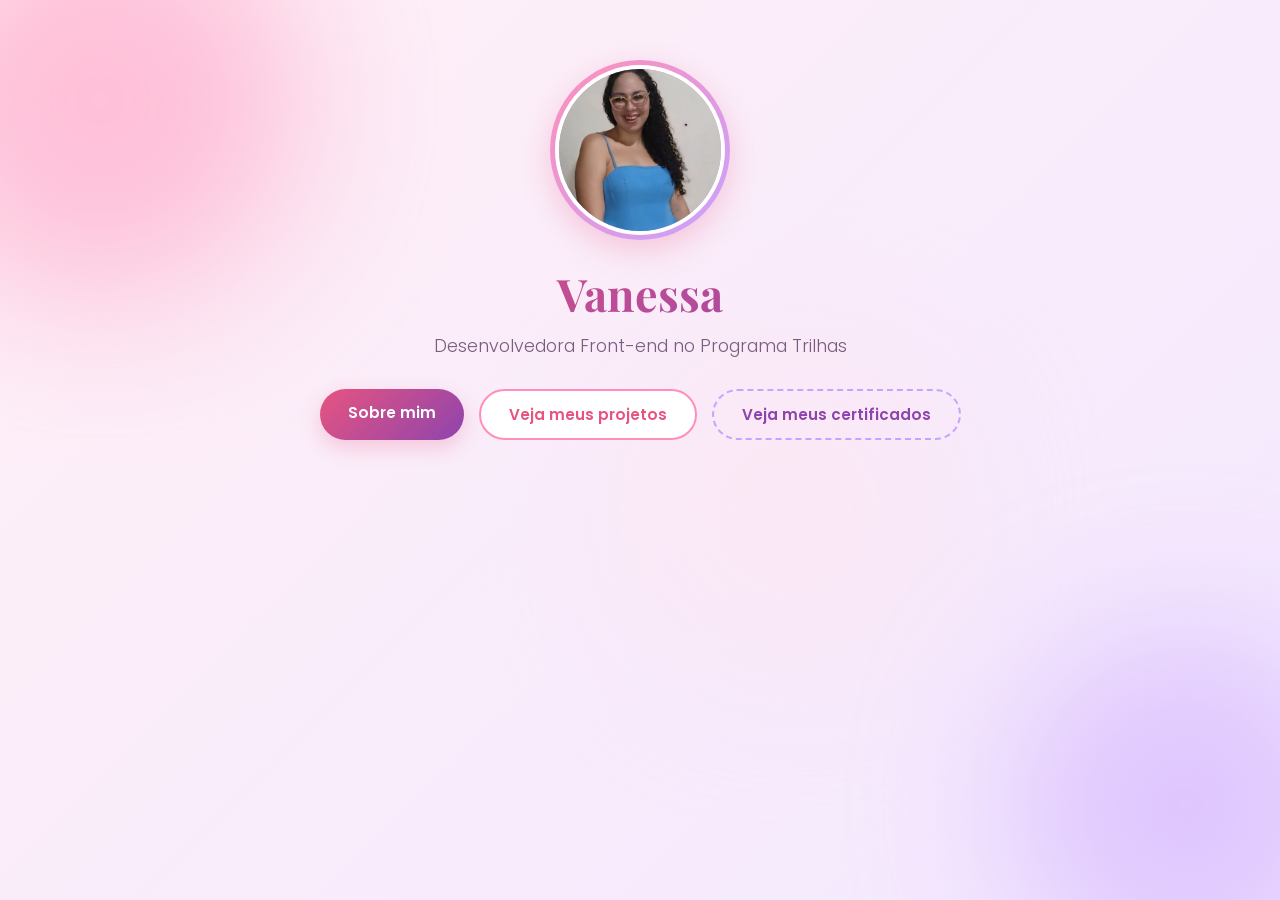
<file: index.html>
<!DOCTYPE html>
<html lang="pt-BR">
<head>
  <meta charset="UTF-8" />
  <meta name="viewport" content="width=device-width, initial-scale=1.0" />
  <title>Portfólio | Desenvolvedora Front-end</title>
  <link rel="stylesheet" href="css/style.css" />
  <link href="https://fonts.googleapis.com/css2?family=Poppins:wght@300;400;600;700&family=Playfair+Display:wght@700&display=swap" rel="stylesheet" />
</head>
<body>
  <div class="bg-blobs">
    <span class="blob blob-1"></span>
    <span class="blob blob-2"></span>
    <span class="blob blob-3"></span>
  </div>

  <header class="perfil">
    <div class="perfil-foto">
      <img src="img/perfil.jpg" alt="Foto de perfil" />
    </div>
    <h1 class="perfil-nome">Vanessa Matos</h1>
    <p class="perfil-descricao">Desenvolvedora Front-end no Programa Trilhas</p>

    <nav class="perfil-botoes">
      <a href="sobre.html" class="btn btn-primario">Sobre mim</a>
      <a href="projetos.html" class="btn btn-secundario">Veja meus projetos</a>
      <a href="certificados.html" class="btn btn-terciario">Veja meus certificados</a>
    </nav>
  </header>

  <script src="js/script.js"></script>
</body>
</html>
</file>
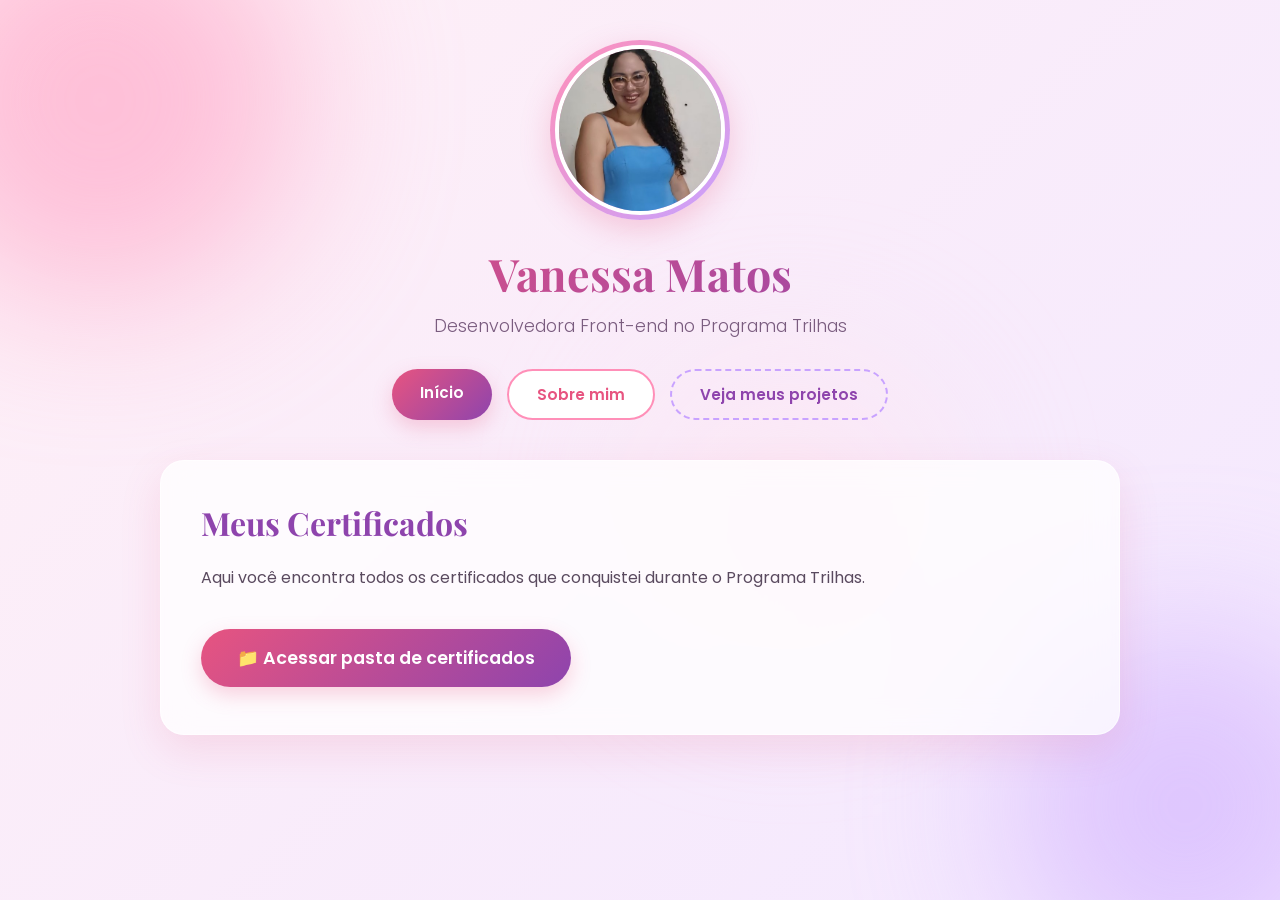
<file: certificados.html>
<!DOCTYPE html>
<html lang="pt-BR">
<head>
  <meta charset="UTF-8" />
  <meta name="viewport" content="width=device-width, initial-scale=1.0" />
  <title>Meus certificados | Portfólio</title>
  <link rel="stylesheet" href="css/style.css" />
  <link href="https://fonts.googleapis.com/css2?family=Poppins:wght@300;400;600;700&family=Playfair+Display:wght@700&display=swap" rel="stylesheet" />
</head>
<body>
  <div class="bg-blobs">
    <span class="blob blob-1"></span>
    <span class="blob blob-2"></span>
    <span class="blob blob-3"></span>
  </div>

  <header class="perfil perfil-compacto">
    <div class="perfil-foto">
      <img src="img/perfil.jpg" alt="Foto de perfil" />
    </div>
    <h1 class="perfil-nome">Vanessa Matos</h1>
    <p class="perfil-descricao">Desenvolvedora Front-end no Programa Trilhas</p>

    <nav class="perfil-botoes">
      <a href="index.html" class="btn btn-primario">Início</a>
      <a href="sobre.html" class="btn btn-secundario">Sobre mim</a>
      <a href="projetos.html" class="btn btn-terciario">Veja meus projetos</a>
    </nav>
  </header>

  <main class="conteudo">
    <section class="card-conteudo aparecer">
      <h2>Meus Certificados</h2>
      <p>
        Aqui você encontra todos os certificados que conquistei durante o Programa Trilhas.
      </p>
      <a href="https://drive.google.com/drive/folders/1MZjVL0_ba7Ctr3gaKusfiDIgtzjnQBZn" target="_blank" class="btn btn-primario btn-grande">
        📁 Acessar pasta de certificados
      </a>
    </section>
  </main>

  <script src="js/script.js"></script>
</body>
</html>
</file>
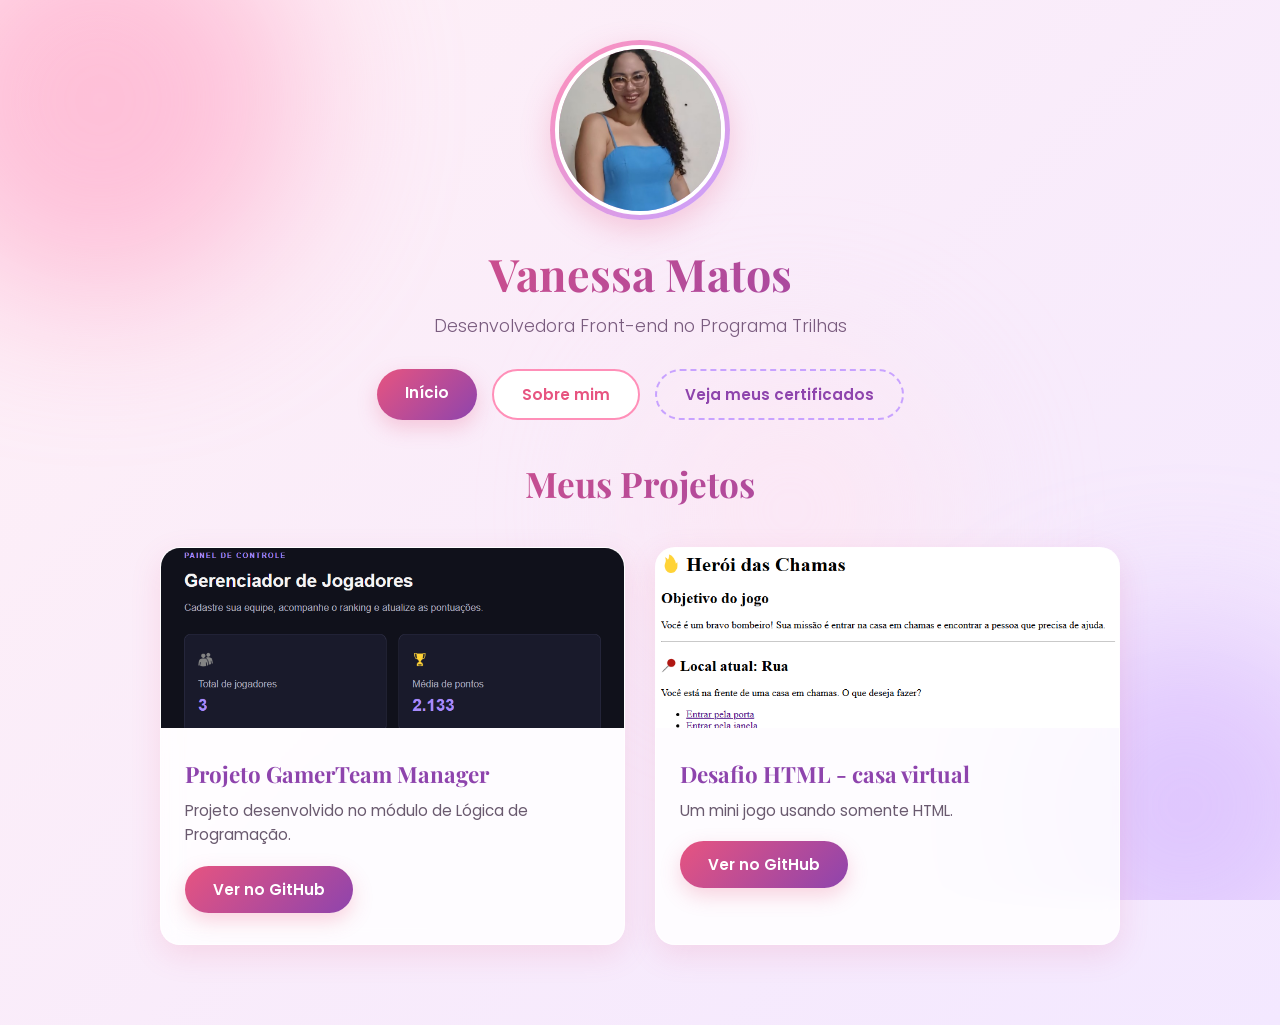
<file: projetos.html>
<!DOCTYPE html>
<html lang="pt-BR">
<head>
  <meta charset="UTF-8" />
  <meta name="viewport" content="width=device-width, initial-scale=1.0" />
  <title>Meus projetos | Portfólio</title>
  <link rel="stylesheet" href="css/style.css" />
  <link href="https://fonts.googleapis.com/css2?family=Poppins:wght@300;400;600;700&family=Playfair+Display:wght@700&display=swap" rel="stylesheet" />
</head>
<body>
  <div class="bg-blobs">
    <span class="blob blob-1"></span>
    <span class="blob blob-2"></span>
    <span class="blob blob-3"></span>
  </div>

  <header class="perfil perfil-compacto">
    <div class="perfil-foto">
      <img src="img/perfil.jpg" alt="Foto de perfil" />
    </div>
    <h1 class="perfil-nome">Vanessa Matos</h1>
    <p class="perfil-descricao">Desenvolvedora Front-end no Programa Trilhas</p>

    <nav class="perfil-botoes">
      <a href="index.html" class="btn btn-primario">Início</a>
      <a href="sobre.html" class="btn btn-secundario">Sobre mim</a>
      <a href="certificados.html" class="btn btn-terciario">Veja meus certificados</a>
    </nav>
  </header>

  <main class="conteudo">
    <h2 class="titulo-secao aparecer">Meus Projetos</h2>
    <section class="grid-projetos">
      <article class="card-projeto aparecer">
        <img src="img/Game Team.png" alt="Projeto 1" />
        <div class="card-info">
          <h3>Projeto GamerTeam Manager</h3>
          <p>Projeto desenvolvido no módulo de Lógica de Programação.</p>
          <a href="https://github.com/VanessaO25/Trilhas-2026/tree/main/gamerteam-manager" target="_blank" class="btn btn-primario">Ver no GitHub</a>
        </div>
      </article>

      <article class="card-projeto aparecer">
        <img src="img/herois em chama.png" alt="Projeto 2" />
        <div class="card-info">
          <h3> Desafio HTML - casa virtual</h3>
          <p>Um mini jogo usando somente HTML.</p>
          <a href="https://github.com/VanessaO25/Trilhas-2026/tree/main/herois%20em%20chama" target="_blank" class="btn btn-primario">Ver no GitHub</a>
        </div>
      </article>
    </section>
  </main>

  <script src="js/script.js"></script>
</body>
</html>
</file>
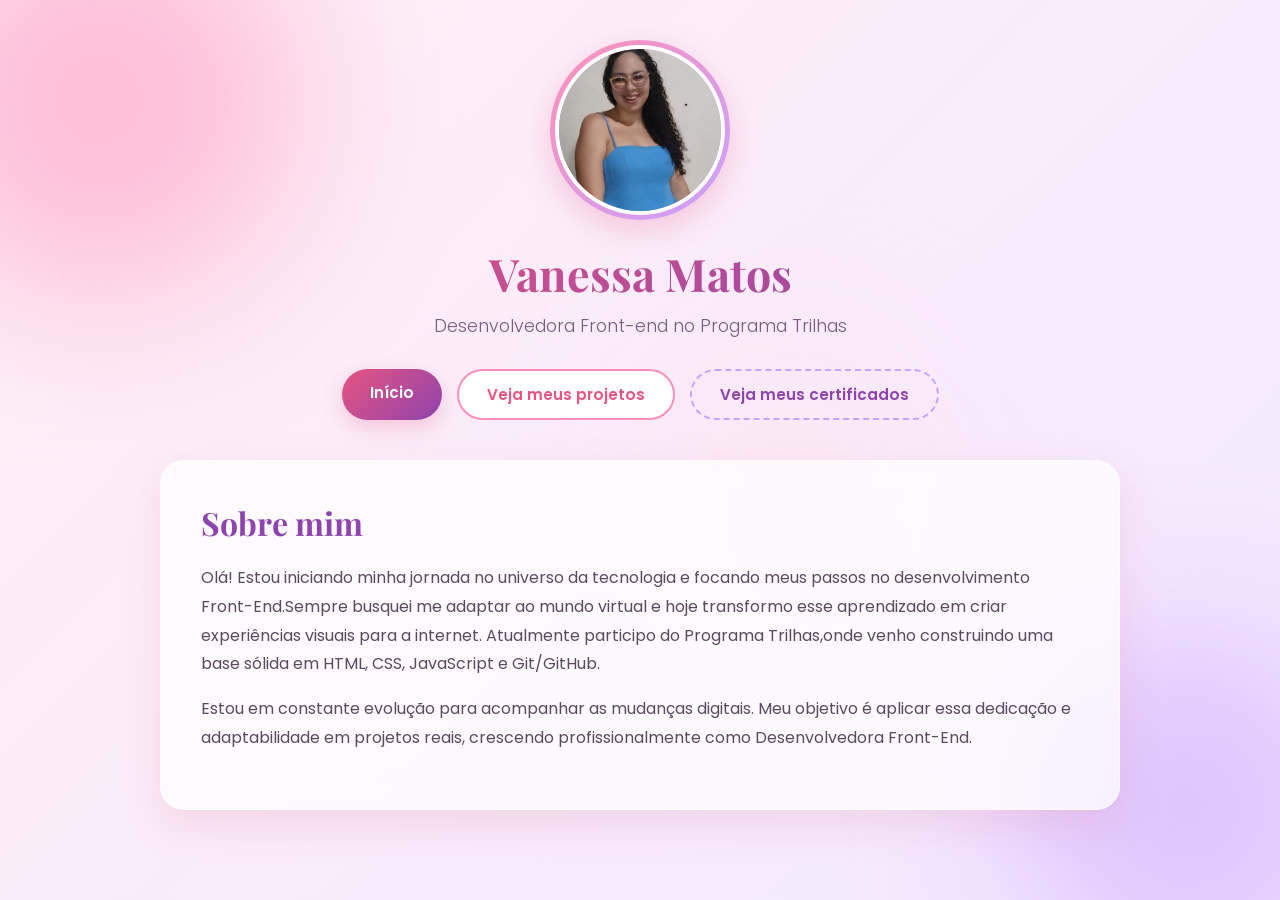
<file: sobre.html>
<!DOCTYPE html>
<html lang="pt-BR">
<head>
  <meta charset="UTF-8" />
  <meta name="viewport" content="width=device-width, initial-scale=1.0" />
  <title>Sobre mim | Portfólio</title>
  <link rel="stylesheet" href="css/style.css" />
  <link href="https://fonts.googleapis.com/css2?family=Poppins:wght@300;400;600;700&family=Playfair+Display:wght@700&display=swap" rel="stylesheet" />
</head>
<body>
  <div class="bg-blobs">
    <span class="blob blob-1"></span>
    <span class="blob blob-2"></span>
    <span class="blob blob-3"></span>
  </div>

  <header class="perfil perfil-compacto">
    <div class="perfil-foto">
      <img src="img/perfil.jpg" alt="Foto de perfil" />
    </div>
    <h1 class="perfil-nome">Vanessa Matos</h1>
    <p class="perfil-descricao">Desenvolvedora Front-end no Programa Trilhas</p>

    <nav class="perfil-botoes">
      <a href="index.html" class="btn btn-primario">Início</a>
      <a href="projetos.html" class="btn btn-secundario">Veja meus projetos</a>
      <a href="certificados.html" class="btn btn-terciario">Veja meus certificados</a>
    </nav>
  </header>

  <main class="conteudo">
    <section class="card-conteudo aparecer">
      <h2>Sobre mim</h2>
      <p>
        Olá! Estou iniciando minha jornada no universo da tecnologia e focando meus passos
         no desenvolvimento Front-End.Sempre busquei me adaptar ao mundo virtual e hoje 
         transformo esse aprendizado em criar experiências visuais para a internet.
         Atualmente participo do Programa Trilhas,onde venho construindo uma base sólida
         em HTML, CSS, JavaScript e Git/GitHub.
      </p>
      <p>
        Estou em constante evolução para acompanhar as mudanças digitais. Meu objetivo
        é aplicar essa dedicação e adaptabilidade em projetos reais, crescendo profissionalmente 
        como Desenvolvedora Front-End.
      </p>
    </section>
  </main>

  <script src="js/script.js"></script>
</body>
</html>
</file>
<file: css/style.css>
:root {
    --rosa-claro: #ffe4ef;
    --rosa-medio: #ff8fb8;
    --rosa-forte: #e75480;
    --roxo: #8e44ad;
    --lilas: #c8a2ff;
    --texto: #3a2c3f;
    --branco: #ffffff;
    --sombra: rgba(231, 84, 128, 0.25);
  }
  
  * {
    margin: 0;
    padding: 0;
    box-sizing: border-box;
  }
  
  body {
    font-family: 'Poppins', sans-serif;
    background: linear-gradient(135deg, #fff0f6 0%, #f3e8ff 100%);
    color: var(--texto);
    min-height: 100vh;
    overflow-x: hidden;
    position: relative;
  }
  
  /* Blobs animados de fundo */
  .bg-blobs {
    position: fixed;
    inset: 0;
    z-index: -1;
    overflow: hidden;
  }
  
  .blob {
    position: absolute;
    border-radius: 50%;
    filter: blur(80px);
    opacity: 0.5;
    animation: flutuar 12s ease-in-out infinite;
  }
  
  .blob-1 {
    width: 400px;
    height: 400px;
    background: var(--rosa-medio);
    top: -100px;
    left: -100px;
  }
  
  .blob-2 {
    width: 350px;
    height: 350px;
    background: var(--lilas);
    bottom: -80px;
    right: -80px;
    animation-delay: 3s;
  }
  
  .blob-3 {
    width: 300px;
    height: 300px;
    background: var(--rosa-claro);
    top: 40%;
    left: 50%;
    animation-delay: 6s;
  }
  
  @keyframes flutuar {
    0%, 100% { transform: translate(0, 0) scale(1); }
    50% { transform: translate(30px, -30px) scale(1.1); }
  }
  
  /* Perfil */
  .perfil {
    max-width: 900px;
    margin: 0 auto;
    padding: 60px 20px 40px;
    text-align: center;
    animation: fadeUp 1s ease forwards;
  }
  
  .perfil-compacto {
    padding: 40px 20px 20px;
  }
  
  .perfil-foto {
    width: 180px;
    height: 180px;
    margin: 0 auto 24px;
    border-radius: 50%;
    padding: 5px;
    background: linear-gradient(135deg, var(--rosa-medio), var(--lilas));
    box-shadow: 0 10px 30px var(--sombra);
    animation: pulsar 4s ease-in-out infinite;
  }
  
  .perfil-foto img {
    width: 100%;
    height: 100%;
    border-radius: 50%;
    object-fit: cover;
    border: 4px solid var(--branco);
  }
  
  @keyframes pulsar {
    0%, 100% { box-shadow: 0 10px 30px var(--sombra); }
    50% { box-shadow: 0 15px 45px rgba(142, 68, 173, 0.4); }
  }
  
  .perfil-nome {
    font-family: 'Playfair Display', serif;
    font-size: 2.8rem;
    background: linear-gradient(135deg, var(--rosa-forte), var(--roxo));
    -webkit-background-clip: text;
    -webkit-text-fill-color: transparent;
    background-clip: text;
    margin-bottom: 10px;
  }
  
  .perfil-descricao {
    font-size: 1.1rem;
    color: #7a5c7f;
    margin-bottom: 30px;
    font-weight: 300;
  }
  
  /* Botões */
  .perfil-botoes {
    display: flex;
    flex-wrap: wrap;
    justify-content: center;
    gap: 15px;
  }
  
  .btn {
    display: inline-block;
    padding: 12px 28px;
    border-radius: 50px;
    text-decoration: none;
    font-weight: 600;
    font-size: 0.95rem;
    transition: all 0.3s ease;
    cursor: pointer;
    border: none;
    position: relative;
    overflow: hidden;
  }
  
  .btn-primario {
    background: linear-gradient(135deg, var(--rosa-forte), var(--roxo));
    color: var(--branco);
    box-shadow: 0 8px 20px var(--sombra);
  }
  
  .btn-primario:hover {
    transform: translateY(-3px) scale(1.05);
    box-shadow: 0 12px 28px rgba(142, 68, 173, 0.45);
  }
  
  .btn-secundario {
    background: var(--branco);
    color: var(--rosa-forte);
    border: 2px solid var(--rosa-medio);
  }
  
  .btn-secundario:hover {
    background: var(--rosa-claro);
    transform: translateY(-3px) scale(1.05);
  }
  
  .btn-terciario {
    background: transparent;
    color: var(--roxo);
    border: 2px dashed var(--lilas);
  }
  
  .btn-terciario:hover {
    background: var(--lilas);
    color: var(--branco);
    transform: translateY(-3px) scale(1.05);
  }
  
  .btn-grande {
    font-size: 1.1rem;
    padding: 16px 36px;
    margin-top: 20px;
  }
  
  /* Conteúdo */
  .conteudo {
    max-width: 1000px;
    margin: 0 auto;
    padding: 20px 20px 80px;
  }
  
  .titulo-secao {
    font-family: 'Playfair Display', serif;
    font-size: 2.2rem;
    text-align: center;
    margin-bottom: 40px;
    background: linear-gradient(135deg, var(--rosa-forte), var(--roxo));
    -webkit-background-clip: text;
    -webkit-text-fill-color: transparent;
    background-clip: text;
  }
  
  .card-conteudo {
    background: rgba(255, 255, 255, 0.75);
    backdrop-filter: blur(15px);
    border-radius: 24px;
    padding: 40px;
    box-shadow: 0 15px 40px rgba(231, 84, 128, 0.15);
    border: 1px solid rgba(255, 255, 255, 0.6);
  }
  
  .card-conteudo h2 {
    font-family: 'Playfair Display', serif;
    font-size: 2rem;
    margin-bottom: 20px;
    color: var(--roxo);
  }
  
  .card-conteudo p {
    line-height: 1.8;
    margin-bottom: 16px;
    color: #5a4a5f;
  }
  
  /* Grid de projetos */
  .grid-projetos {
    display: grid;
    grid-template-columns: repeat(auto-fit, minmax(280px, 1fr));
    gap: 30px;
  }
  
  .card-projeto {
    background: rgba(255, 255, 255, 0.85);
    backdrop-filter: blur(10px);
    border-radius: 20px;
    overflow: hidden;
    box-shadow: 0 10px 30px rgba(231, 84, 128, 0.15);
    transition: all 0.4s ease;
    border: 1px solid rgba(255, 255, 255, 0.6);
  }
  
  .card-projeto:hover {
    transform: translateY(-8px);
    box-shadow: 0 20px 45px rgba(142, 68, 173, 0.3);
  }
  
  .card-projeto img {
    width: 100%;
    height: 180px;
    object-fit: cover;
    transition: transform 0.5s ease;
  }
  
  .card-projeto:hover img {
    transform: scale(1.08);
  }
  
  .card-info {
    padding: 24px;
  }
  
  .card-info h3 {
    font-family: 'Playfair Display', serif;
    font-size: 1.4rem;
    margin-bottom: 10px;
    color: var(--roxo);
  }
  
  .card-info p {
    font-size: 0.95rem;
    color: #6a5a6f;
    margin-bottom: 18px;
    line-height: 1.6;
  }
  
  /* Animações de entrada */
  @keyframes fadeUp {
    from { opacity: 0; transform: translateY(30px); }
    to { opacity: 1; transform: translateY(0); }
  }
  
  .aparecer {
    opacity: 0;
    transform: translateY(30px);
    transition: opacity 0.8s ease, transform 0.8s ease;
  }
  
  .aparecer.visivel {
    opacity: 1;
    transform: translateY(0);
  }
  
  /* Responsivo */
  @media (max-width: 600px) {
    .perfil-nome { font-size: 2rem; }
    .perfil-foto { width: 140px; height: 140px; }
    .card-conteudo { padding: 24px; }
    .perfil-botoes { flex-direction: column; align-items: center; }
    .btn { width: 100%; text-align: center; }
  }
</file>
